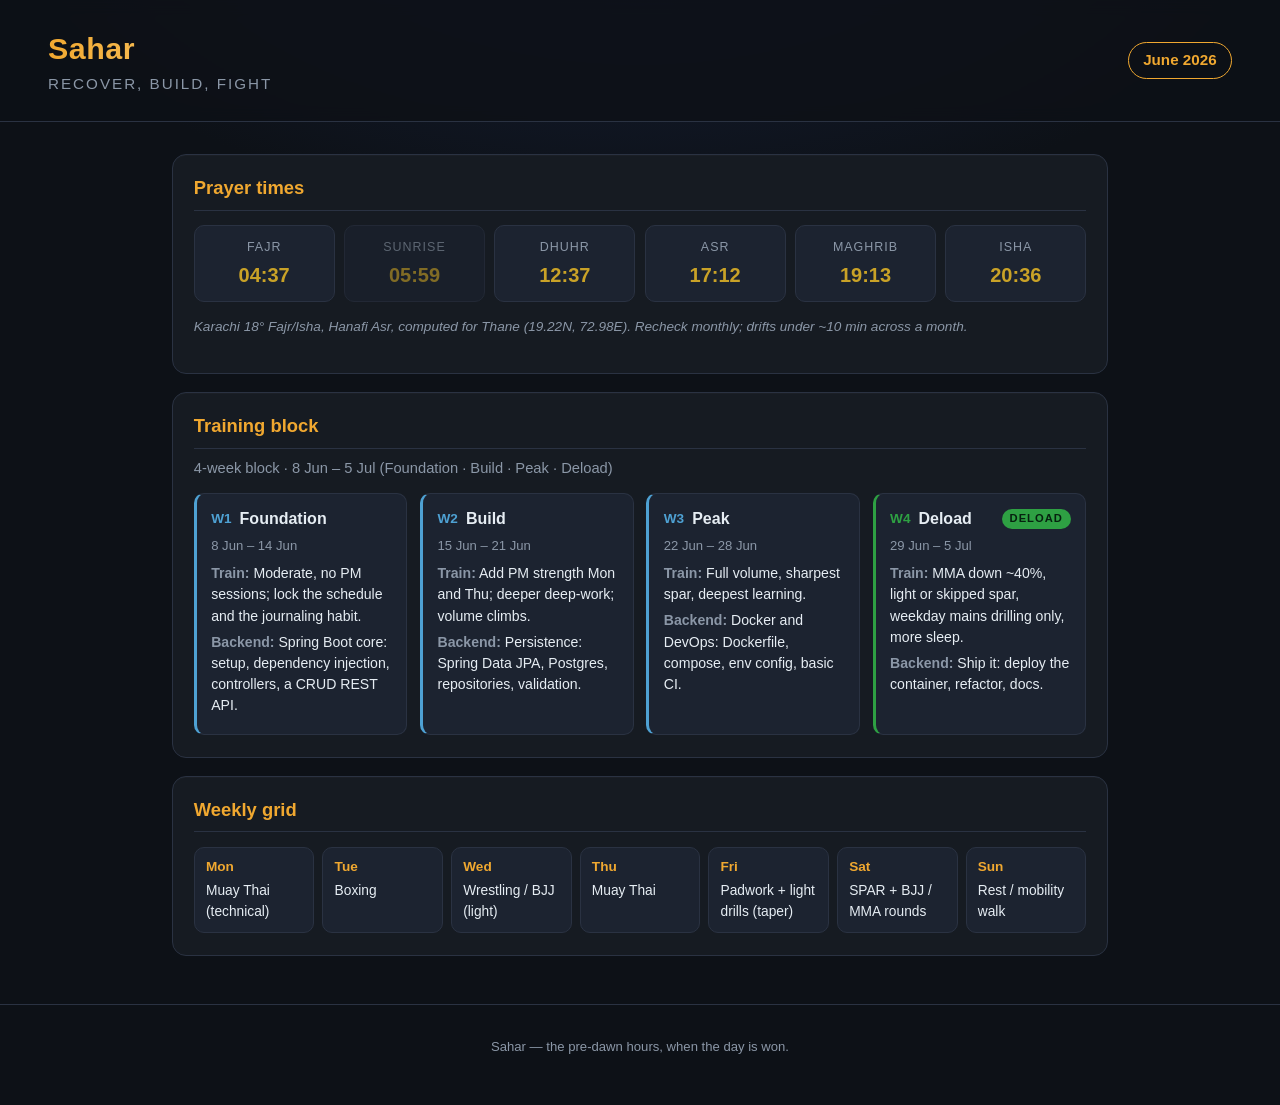
<file: checkpoints/step-01-serve-static/src/main/resources/static/index.html>
<!DOCTYPE html>
<html lang="en">
<head>
    <meta charset="UTF-8">
    <meta name="viewport" content="width=device-width, initial-scale=1.0">
    <title>Sahar</title>
    <link rel="stylesheet" href="styles.css">
</head>
<body>
<!--
  Sahar - the static shell (step 01).

  This page knows how to RENDER a routine config but holds no data of its own.
  In step 01 the data is loaded from the bundled data.js file (window.SAHAR).
  In step 02 that script tag is removed and render() is fed by fetch('/api/config')
  instead - the same shape, but now owned by the server.

  The render() function is written defensively: every section guards on whether
  its data is present, so as later steps enrich the config (schedule, supplements,
  diet, journal, ...) those sections light up automatically with no HTML change.
-->
<header class="topbar">
    <div class="brand">
        <h1 id="title">Sahar</h1>
        <p class="tagline" id="tagline"></p>
    </div>
    <div class="month-badge"><span id="month"></span></div>
</header>

<main id="app">
    <p class="loading">Loading your routine…</p>
</main>

<footer class="footer">
    <span>Sahar &mdash; the pre-dawn hours, when the day is won.</span>
</footer>

<!-- Step 01: data is bundled with the page. Step 02 deletes this line. -->
<script src="data.js"></script>
<script>
    // -------- tiny DOM helpers (no framework, on purpose) --------
    function el(tag, className, html) {
        const node = document.createElement(tag);
        if (className) node.className = className;
        if (html != null) node.innerHTML = html;
        return node;
    }
    function section(title) {
        const s = el('section', 'card');
        s.appendChild(el('h2', null, title));
        return s;
    }
    function esc(s) {
        return String(s == null ? '' : s)
            .replace(/&/g, '&amp;').replace(/</g, '&lt;').replace(/>/g, '&gt;');
    }

    // -------- the renderer --------
    function render(cfg) {
        document.getElementById('title').textContent = cfg.title || 'Sahar';
        document.getElementById('tagline').textContent = cfg.tagline || '';
        document.getElementById('month').textContent = cfg.month || '';
        document.title = (cfg.title || 'Sahar') + ' — ' + (cfg.month || '');

        const app = document.getElementById('app');
        app.innerHTML = '';

        // Prayer times
        if (cfg.prayerTimes) {
            const p = cfg.prayerTimes;
            const s = section('Prayer times');
            const row = el('div', 'prayer-row');
            [['Fajr', p.fajr], ['Sunrise', p.sunrise], ['Dhuhr', p.dhuhr],
             ['Asr', p.asr], ['Maghrib', p.maghrib], ['Isha', p.isha]]
                .forEach(([name, time]) => {
                    if (time == null) return;
                    const c = el('div', 'prayer' + (name === 'Sunrise' ? ' muted' : ''));
                    c.appendChild(el('span', 'prayer-name', esc(name)));
                    c.appendChild(el('span', 'prayer-time', esc(time)));
                    row.appendChild(c);
                });
            s.appendChild(row);
            if (p.methodNote) s.appendChild(el('p', 'note', esc(p.methodNote)));
            app.appendChild(s);
        }

        // Training block (4 or 5 weeks)
        if (cfg.block && cfg.block.weeks) {
            const s = section('Training block');
            if (cfg.block.label) s.appendChild(el('p', 'subtle', esc(cfg.block.label)));
            const grid = el('div', 'weeks');
            cfg.block.weeks.forEach(w => {
                const c = el('div', 'week' + (w.deload ? ' deload' : ''));
                c.appendChild(el('div', 'week-head',
                    '<span class="week-no">W' + esc(w.ordinal) + '</span>' +
                    '<span class="week-name">' + esc(w.name) + '</span>' +
                    (w.deload ? '<span class="pill">deload</span>' : '')));
                if (w.startDate) c.appendChild(el('div', 'week-dates', esc(w.startDate) + ' – ' + esc(w.endDate)));
                if (w.trainingFocus) c.appendChild(el('p', 'week-line', '<b>Train:</b> ' + esc(w.trainingFocus)));
                if (w.backendFocus) c.appendChild(el('p', 'week-line', '<b>Backend:</b> ' + esc(w.backendFocus)));
                grid.appendChild(c);
            });
            s.appendChild(grid);
            app.appendChild(s);
        }

        // Weekly training grid
        if (cfg.weeklyGrid) {
            const s = section('Weekly grid');
            const g = el('div', 'days');
            cfg.weeklyGrid.forEach(d => {
                const c = el('div', 'day');
                c.appendChild(el('span', 'day-name', esc(d.day)));
                c.appendChild(el('span', 'day-disc', esc(d.discipline)));
                if (d.note) c.appendChild(el('span', 'day-note', esc(d.note)));
                g.appendChild(c);
            });
            s.appendChild(g);
            app.appendChild(s);
        }

        // Daily timeline (added in step 03)
        if (cfg.schedule) {
            const s = section('Daily timeline');
            const tl = el('div', 'timeline');
            cfg.schedule.forEach(it => {
                const c = el('div', 'tl-item cat-' + esc(it.category || 'admin'));
                c.appendChild(el('span', 'tl-time', esc(it.time)));
                const body = el('div', 'tl-body');
                body.appendChild(el('span', 'tl-title', esc(it.title)));
                if (it.detail) body.appendChild(el('span', 'tl-detail', esc(it.detail)));
                if (it.category) body.appendChild(el('span', 'tag', esc(it.category)));
                c.appendChild(body);
                tl.appendChild(c);
            });
            s.appendChild(tl);
            app.appendChild(s);
        }

        // Supplements (added in step 03)
        if (cfg.supplements) {
            const s = section('Supplements');
            cfg.supplements.forEach(sup => {
                const c = el('div', 'list-row');
                c.appendChild(el('span', 'list-when', esc(sup.timeLabel)));
                const b = el('div', 'list-body');
                b.appendChild(el('span', 'list-name', esc(sup.name) + (sup.dose ? ' · ' + esc(sup.dose) : '')));
                if (sup.purpose) b.appendChild(el('span', 'list-sub', esc(sup.purpose)));
                if (sup.note) b.appendChild(el('span', 'list-sub muted', esc(sup.note)));
                c.appendChild(b);
                s.appendChild(c);
            });
            app.appendChild(s);
        }

        // Diet (added in step 03)
        if (cfg.diet) {
            const s = section('Nutrition');
            cfg.diet.forEach(d => {
                const c = el('div', 'diet');
                c.appendChild(el('h3', null, esc(d.title)));
                c.appendChild(el('p', null, esc(d.body)));
                s.appendChild(c);
            });
            app.appendChild(s);
        }

        // Journal prompts (added in step 03)
        if (cfg.journal) {
            const s = section('Bullet journal');
            const two = el('div', 'two-col');
            [['Morning · 04:50', cfg.journal.morning], ['Night · 21:00', cfg.journal.night]]
                .forEach(([label, items]) => {
                    if (!items) return;
                    const col = el('div', 'col');
                    col.appendChild(el('h3', null, esc(label)));
                    const ul = el('ul', 'ticks');
                    items.forEach(i => ul.appendChild(el('li', null, esc(i))));
                    col.appendChild(ul);
                    two.appendChild(col);
                });
            s.appendChild(two);
            app.appendChild(s);
        }

        // The three rules + notes (added in step 03)
        if (cfg.threeRules) {
            const s = section('The three rules');
            const ol = el('ol', 'rules');
            cfg.threeRules.forEach(r => ol.appendChild(el('li', null, esc(r))));
            s.appendChild(ol);
            app.appendChild(s);
        }
        if (cfg.weekend) {
            const s = section('Weekend protocol');
            if (cfg.weekend.saturday) s.appendChild(el('p', null, '<b>Saturday.</b> ' + esc(cfg.weekend.saturday)));
            if (cfg.weekend.sunday) s.appendChild(el('p', null, '<b>Sunday.</b> ' + esc(cfg.weekend.sunday)));
            app.appendChild(s);
        }
        if (cfg.notes && cfg.notes.length) {
            const s = section('Notes — sleep, deload, autoregulation');
            const ul = el('ul', 'ticks');
            cfg.notes.forEach(n => ul.appendChild(el('li', null, esc(n))));
            s.appendChild(ul);
            app.appendChild(s);
        }
    }

    // Step 01: the data ships with the page.
    render(window.SAHAR);
</script>
</body>
</html>
</file>
<file: checkpoints/step-01-serve-static/src/main/resources/static/styles.css>
/* Sahar - "pre-dawn" theme. Deep night blues with a dawn-amber accent. */
:root {
    --bg: #0d1117;
    --bg-card: #161b22;
    --bg-card-2: #1c2330;
    --border: #2a3242;
    --text: #e6edf3;
    --muted: #8b97a7;
    --accent: #f0a830;      /* dawn amber */
    --accent-2: #4ea1d3;    /* sky blue */
    --deload: #2ea043;      /* green = recovery */
    --pray: #c9a227;
    --train: #d4623a;
    --work: #4ea1d3;
    --meal: #5aa469;
    --supp: #a06cd5;
    --journal: #d98cb3;
    --sleep: #6b7a99;
    --admin: #8b97a7;
}

* { box-sizing: border-box; }

body {
    margin: 0;
    font-family: -apple-system, BlinkMacSystemFont, "Segoe UI", Roboto, Helvetica, Arial, sans-serif;
    background: radial-gradient(1200px 600px at 50% -10%, #16203a 0%, var(--bg) 55%);
    color: var(--text);
    line-height: 1.5;
    min-height: 100vh;
}

.topbar {
    display: flex;
    align-items: center;
    justify-content: space-between;
    padding: 1.6rem clamp(1rem, 4vw, 3rem);
    border-bottom: 1px solid var(--border);
    position: sticky;
    top: 0;
    background: rgba(13, 17, 23, 0.85);
    backdrop-filter: blur(8px);
    z-index: 10;
}
.brand h1 {
    margin: 0;
    font-size: 1.9rem;
    letter-spacing: 0.5px;
    background: linear-gradient(90deg, var(--accent), #ffd27a);
    -webkit-background-clip: text;
    background-clip: text;
    color: transparent;
}
.tagline { margin: 0.1rem 0 0; color: var(--muted); font-size: 0.95rem; letter-spacing: 2px; text-transform: uppercase; }
.month-badge {
    border: 1px solid var(--accent);
    color: var(--accent);
    padding: 0.4rem 0.9rem;
    border-radius: 999px;
    font-weight: 600;
    font-size: 0.95rem;
    white-space: nowrap;
}

main {
    max-width: 1000px;
    margin: 0 auto;
    padding: clamp(1rem, 3vw, 2rem);
    display: grid;
    gap: 1.1rem;
}
.loading { color: var(--muted); text-align: center; padding: 3rem; }

.card {
    background: var(--bg-card);
    border: 1px solid var(--border);
    border-radius: 14px;
    padding: 1.2rem 1.3rem 1.4rem;
    box-shadow: 0 1px 0 rgba(255,255,255,0.02) inset;
}
.card h2 {
    margin: 0 0 0.9rem;
    font-size: 1.15rem;
    color: var(--accent);
    border-bottom: 1px solid var(--border);
    padding-bottom: 0.5rem;
}
.card h3 { margin: 0 0 0.3rem; font-size: 1rem; color: var(--text); }
.subtle { color: var(--muted); margin: -0.4rem 0 0.9rem; font-size: 0.92rem; }
.note { color: var(--muted); font-size: 0.85rem; margin-top: 0.9rem; font-style: italic; }
.muted { color: var(--muted); }

/* Prayer row */
.prayer-row { display: grid; grid-template-columns: repeat(auto-fit, minmax(90px, 1fr)); gap: 0.6rem; }
.prayer {
    background: var(--bg-card-2);
    border: 1px solid var(--border);
    border-radius: 10px;
    padding: 0.7rem 0.5rem;
    text-align: center;
    display: flex;
    flex-direction: column;
    gap: 0.25rem;
}
.prayer.muted { opacity: 0.6; }
.prayer-name { font-size: 0.78rem; text-transform: uppercase; letter-spacing: 1px; color: var(--muted); }
.prayer-time { font-size: 1.25rem; font-weight: 700; color: var(--pray); font-variant-numeric: tabular-nums; }

/* Weeks */
.weeks { display: grid; grid-template-columns: repeat(auto-fit, minmax(210px, 1fr)); gap: 0.8rem; }
.week { background: var(--bg-card-2); border: 1px solid var(--border); border-left: 3px solid var(--accent-2); border-radius: 10px; padding: 0.8rem 0.9rem; }
.week.deload { border-left-color: var(--deload); }
.week-head { display: flex; align-items: center; gap: 0.5rem; margin-bottom: 0.3rem; }
.week-no { font-weight: 700; color: var(--accent-2); font-size: 0.85rem; }
.week.deload .week-no { color: var(--deload); }
.week-name { font-weight: 600; }
.pill { margin-left: auto; font-size: 0.7rem; text-transform: uppercase; letter-spacing: 1px; background: var(--deload); color: #06210f; padding: 0.1rem 0.5rem; border-radius: 999px; font-weight: 700; }
.week-dates { color: var(--muted); font-size: 0.82rem; margin-bottom: 0.5rem; }
.week-line { margin: 0.3rem 0; font-size: 0.88rem; }
.week-line b { color: var(--muted); font-weight: 600; }

/* Weekly grid */
.days { display: grid; grid-template-columns: repeat(auto-fit, minmax(120px, 1fr)); gap: 0.5rem; }
.day { background: var(--bg-card-2); border: 1px solid var(--border); border-radius: 10px; padding: 0.6rem 0.7rem; display: flex; flex-direction: column; gap: 0.2rem; }
.day-name { font-weight: 700; color: var(--accent); font-size: 0.85rem; }
.day-disc { font-size: 0.86rem; }
.day-note { font-size: 0.78rem; color: var(--muted); }

/* Timeline */
.timeline { display: grid; gap: 0.4rem; }
.tl-item { display: flex; gap: 0.8rem; align-items: baseline; padding: 0.45rem 0.6rem; border-radius: 8px; border-left: 3px solid var(--admin); background: var(--bg-card-2); }
.tl-time { font-variant-numeric: tabular-nums; font-weight: 700; color: var(--text); min-width: 3.2rem; }
.tl-body { display: flex; flex-wrap: wrap; gap: 0.3rem 0.6rem; align-items: baseline; }
.tl-title { font-size: 0.92rem; }
.tl-detail { font-size: 0.82rem; color: var(--muted); }
.tag { font-size: 0.68rem; text-transform: uppercase; letter-spacing: 1px; color: var(--muted); border: 1px solid var(--border); padding: 0.05rem 0.4rem; border-radius: 999px; }
.cat-pray { border-left-color: var(--pray); }
.cat-train { border-left-color: var(--train); }
.cat-work { border-left-color: var(--work); }
.cat-meal { border-left-color: var(--meal); }
.cat-supp { border-left-color: var(--supp); }
.cat-journal { border-left-color: var(--journal); }
.cat-sleep { border-left-color: var(--sleep); }
.cat-admin { border-left-color: var(--admin); }

/* Generic list rows (supplements) */
.list-row { display: flex; gap: 0.9rem; padding: 0.55rem 0; border-bottom: 1px solid var(--border); }
.list-row:last-child { border-bottom: none; }
.list-when { min-width: 7rem; color: var(--accent); font-size: 0.85rem; font-weight: 600; }
.list-body { display: flex; flex-direction: column; gap: 0.15rem; }
.list-name { font-size: 0.92rem; }
.list-sub { font-size: 0.82rem; color: var(--muted); }

/* Diet + journal + rules */
.diet { padding: 0.5rem 0; border-bottom: 1px solid var(--border); }
.diet:last-child { border-bottom: none; }
.two-col { display: grid; grid-template-columns: repeat(auto-fit, minmax(240px, 1fr)); gap: 1.2rem; }
.ticks { margin: 0.3rem 0 0; padding-left: 1.1rem; }
.ticks li { margin: 0.25rem 0; font-size: 0.9rem; }
.rules { margin: 0; padding-left: 1.3rem; }
.rules li { margin: 0.5rem 0; }

.footer { text-align: center; color: var(--muted); font-size: 0.82rem; padding: 2rem 1rem 3rem; border-top: 1px solid var(--border); margin-top: 1rem; }

/* Forms (used by the admin UI from step 08) */
.field { display: flex; flex-direction: column; gap: 0.25rem; margin-bottom: 0.7rem; }
.field label { font-size: 0.8rem; color: var(--muted); text-transform: uppercase; letter-spacing: 0.5px; }
.field input, .field textarea, .field select {
    background: var(--bg); color: var(--text); border: 1px solid var(--border);
    border-radius: 8px; padding: 0.5rem 0.6rem; font-size: 0.95rem; font-family: inherit;
}
.field input:focus, .field textarea:focus { outline: none; border-color: var(--accent); }
button {
    background: var(--accent); color: #20160a; border: none; border-radius: 8px;
    padding: 0.55rem 1.1rem; font-weight: 700; cursor: pointer; font-size: 0.95rem;
}
button:hover { filter: brightness(1.08); }
button.secondary { background: transparent; color: var(--text); border: 1px solid var(--border); }
.toast {
    position: fixed; bottom: 1.2rem; left: 50%; transform: translateX(-50%);
    background: var(--bg-card-2); border: 1px solid var(--border); color: var(--text);
    padding: 0.6rem 1.1rem; border-radius: 10px; opacity: 0; transition: opacity 0.25s; pointer-events: none;
}
.toast.show { opacity: 1; }
.toast.ok { border-color: var(--deload); }
.toast.err { border-color: var(--train); }
.nav { display: flex; gap: 0.6rem; }
.nav a { color: var(--muted); text-decoration: none; font-size: 0.9rem; border: 1px solid var(--border); padding: 0.35rem 0.8rem; border-radius: 999px; }
.nav a:hover { color: var(--accent); border-color: var(--accent); }
.grid-2 { display: grid; grid-template-columns: repeat(auto-fit, minmax(220px, 1fr)); gap: 0.8rem; }
.err-text { color: var(--train); font-size: 0.82rem; margin-top: 0.3rem; }
</file>
